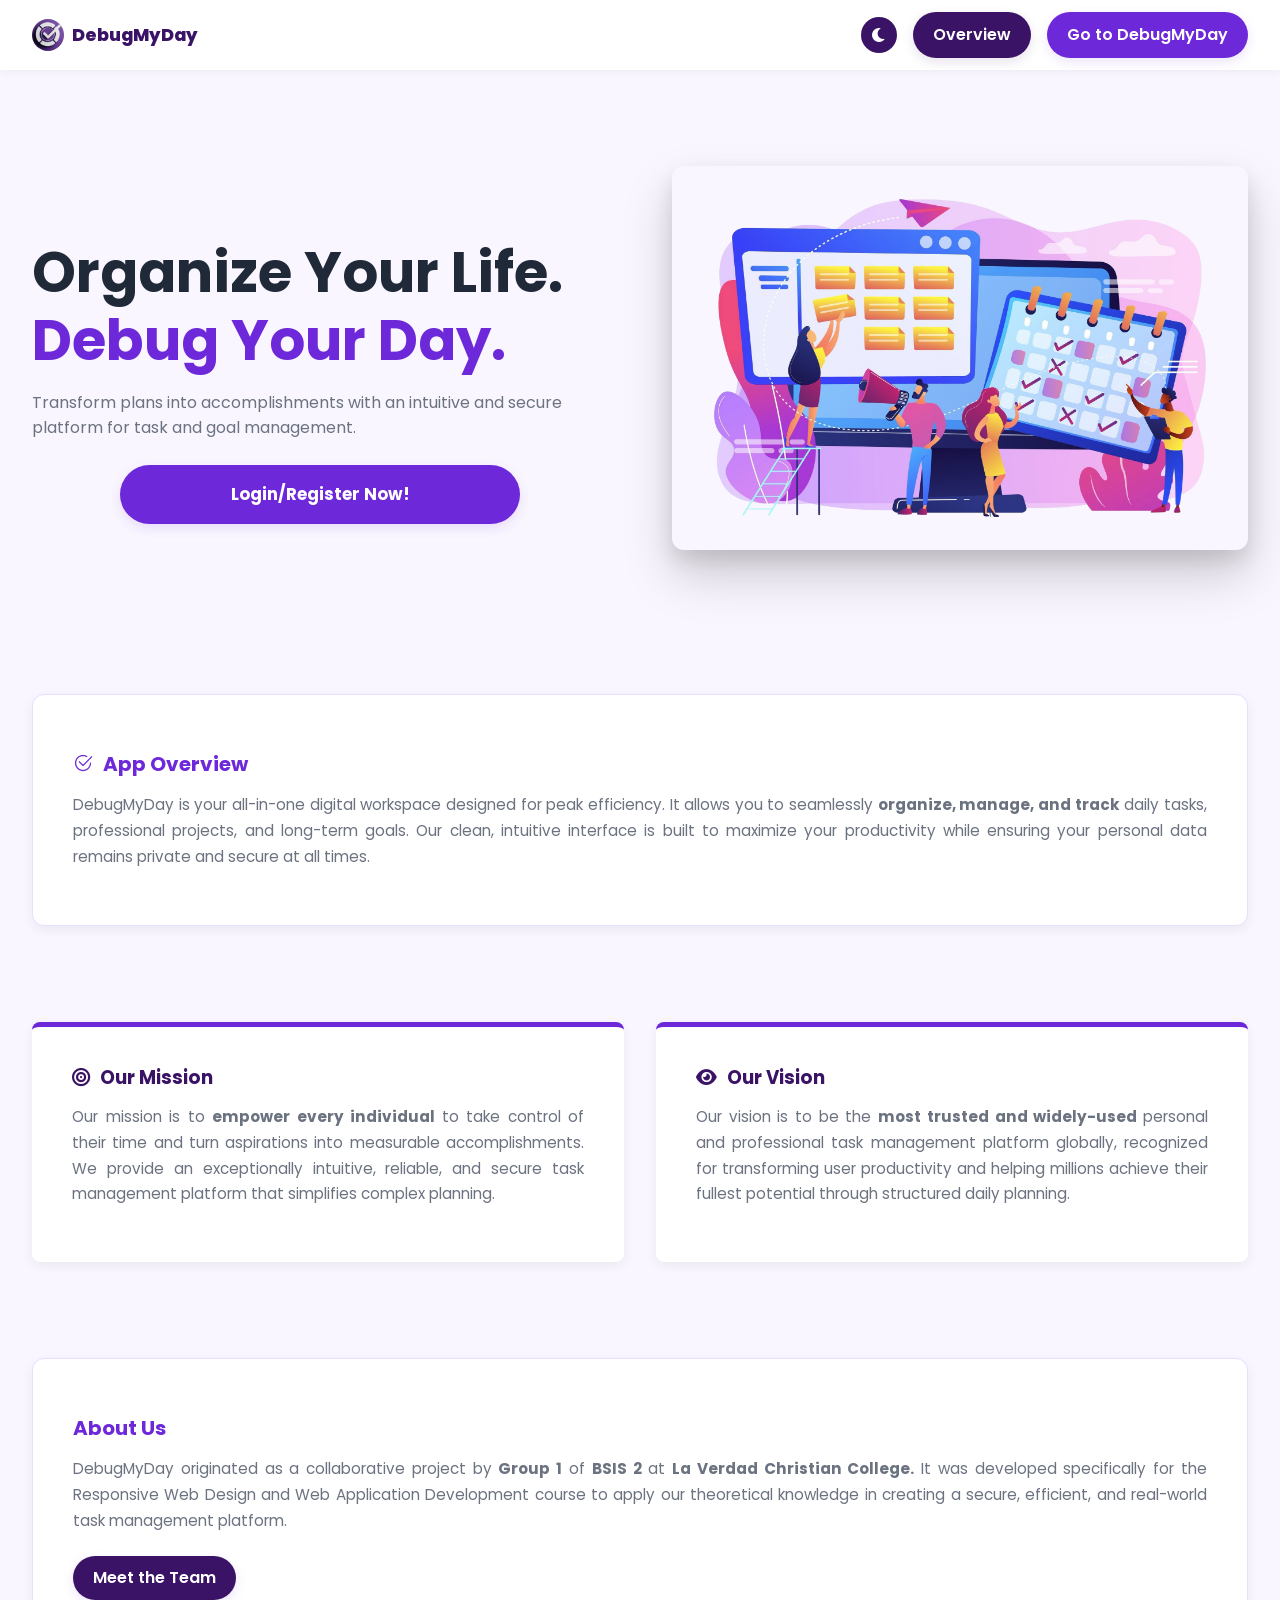
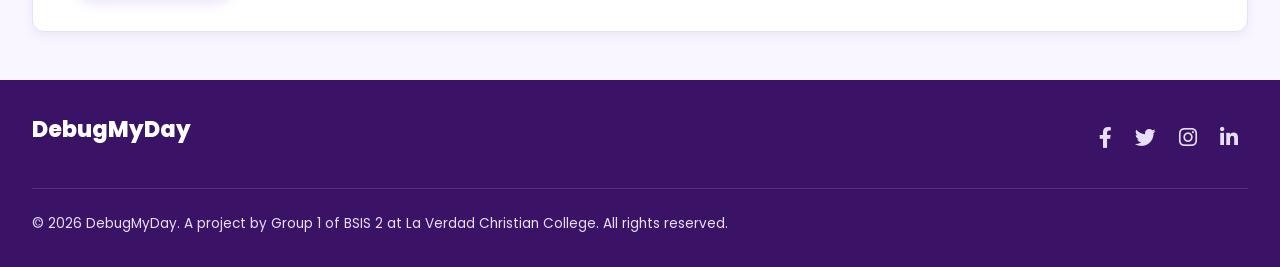
<file: index.html>
<!DOCTYPE html>
<html lang="en">
<head>
    <meta charset="UTF-8" />
    <meta name="viewport" content="width=device-width, initial-scale=1.0"/>
    <title>DebugMyDay - Task & Goal Management</title>

    <link href="https://fonts.googleapis.com/css2?family=Poppins:wght@300;400;500;600;700;800&display=swap" rel="stylesheet">
    <link rel="stylesheet" href="https://cdnjs.cloudflare.com/ajax/libs/font-awesome/6.0.0-beta3/css/all.min.css">
    <link rel="stylesheet" href="https://cdn.jsdelivr.net/npm/bootstrap-icons@1.11.3/font/bootstrap-icons.min.css">
    
    <link rel="stylesheet" href="hero.css">
</head>
<body id="top" data-theme="light">
    <header>
        <div class="container navbar">
                <div class="logo">
                    <img src="logo-dmd.jpg" alt="DebugMyDay logo" class="logo-img" />
                    <span class="logo-text">DebugMyDay</span>
                </div>
           

            <button class="mobile-nav-toggle" aria-controls="mobile-menu" aria-expanded="false" aria-label="Toggle navigation">
                <i class="fas fa-bars"></i>
            </button>

            <nav id="mobile-menu" class="nav-actions" role="navigation">
                
                <button id="dark-mode-toggle" class="nav-dark-mode-toggle" aria-label="Toggle dark mode">
                    <i class="fas fa-moon"></i> <span class="desktop-hidden">Dark Mode</span>
                </button>

                <a id="scroll-to-overview-btn" href="#overview" class="btn btn-secondary btn-nav">Overview</a>
                
                <a id="cta-go-to-app-mobile" href="#" class="btn btn-nav">Go to DebugMyDay</a>
            </nav>
        </div>
    </header>

    <main>
        <section class="hero-section">
            <div class="container">
                <div class="hero-content-wrapper">
                    <div class="hero-text">
                        <h1>
                            Organize Your Life. <span class="hero-accent">Debug Your Day.</span>
                        </h1>
                        <p class="subtitle">
                            Transform plans into accomplishments with an intuitive and secure platform for task and goal management.
                        </p>
                        <div class="cta-group">
                            <a id="cta-free-trial" class="btn btn-large" href="signin.html">Login/Register Now!</a>
                        </div>
                    </div>
                    <div class="hero-visual">
                        <img class="image"
                             src="hero-pic.png" 
                             alt="DebugMyDay application interface sample" />
                    </div>
                </div>
            </div>
        </section>
        <section id="overview" class="content-section">
            <div class="container">
                <div class="section-box">
                    <h2><i class="bi bi-check2-circle"></i> App Overview</h2>
                    <p class="content-paragraph">
                        DebugMyDay is your all-in-one digital workspace designed for peak efficiency. It allows you to seamlessly <b>organize, manage, and track</b> daily tasks, professional projects, and long-term goals. Our clean, intuitive interface is built to maximize your productivity while ensuring your personal data remains private and secure at all times.
                    </p>
                </div>
            </div>
        </section>
        <section id="mission-vision" class="content-section">
            <div class="container card-grid">
                <article class="card">
                    <h2><i class="fas fa-bullseye"></i> Our Mission</h2>
                    <p class="content-paragraph">
                        Our mission is to <b> empower every individual </b> to take control of their time and turn aspirations into measurable accomplishments. We provide an exceptionally intuitive, reliable, and secure task management platform that simplifies complex planning.
                    </p>
                </article>

                <article class="card">
                    <h2><i class="fas fa-eye"></i> Our Vision</h2>
                    <p class="content-paragraph">
                        Our vision is to be the <b>most trusted and widely-used </b>personal and professional task management platform globally, recognized for transforming user productivity and helping millions achieve their fullest potential through structured daily planning.
                    </p>
                </article>
            </div>
        </section>
        <section id="about" class="content-section">
            <div class="container">
                <div class="section-box about-box">
                    <h2>About Us</h2>
                    <p class="content-paragraph">
                       DebugMyDay originated as a collaborative project by <b>Group 1</b> of <b>BSIS 2</b> at <b>La Verdad Christian College.</b>  It was developed specifically for the Responsive Web Design and Web Application Development course to apply our theoretical knowledge in creating a secure, efficient, and real-world task management platform.
                    </p>
                    <div class="cta-about">
                        <a id="cta-meet-team" class="btn btn-secondary" href="src/Authentication/About/about.php">Meet the Team</a>
                    </div>
                </div>
            </div>
        </section>
        </main>

    <footer>
        <div class="container">
            <div class="footer-content">
                <div class="footer-logo">DebugMyDay</div>
                <div class="social-links" aria-label="Social media links">
                    <a href="#" aria-label="Facebook"><i class="fab fa-facebook-f"></i></a>
                    <a href="#" aria-label="Twitter"><i class="fab fa-twitter"></i></a>
                    <a href="#" aria-label="Instagram"><i class="fab fa-instagram"></i></a>
                    <a href="#" aria-label="LinkedIn"><i class="fab fa-linkedin-in"></i></a>
                </div>
            </div>

            <div class="copyright">
                &copy; <span id="current-year"></span> DebugMyDay. A project by Group 1 of BSIS 2 at La Verdad Christian College. All rights reserved.
            </div>
        </div>
    </footer>

    <script src="hero.js"></script>
</body>
</html>
</file>
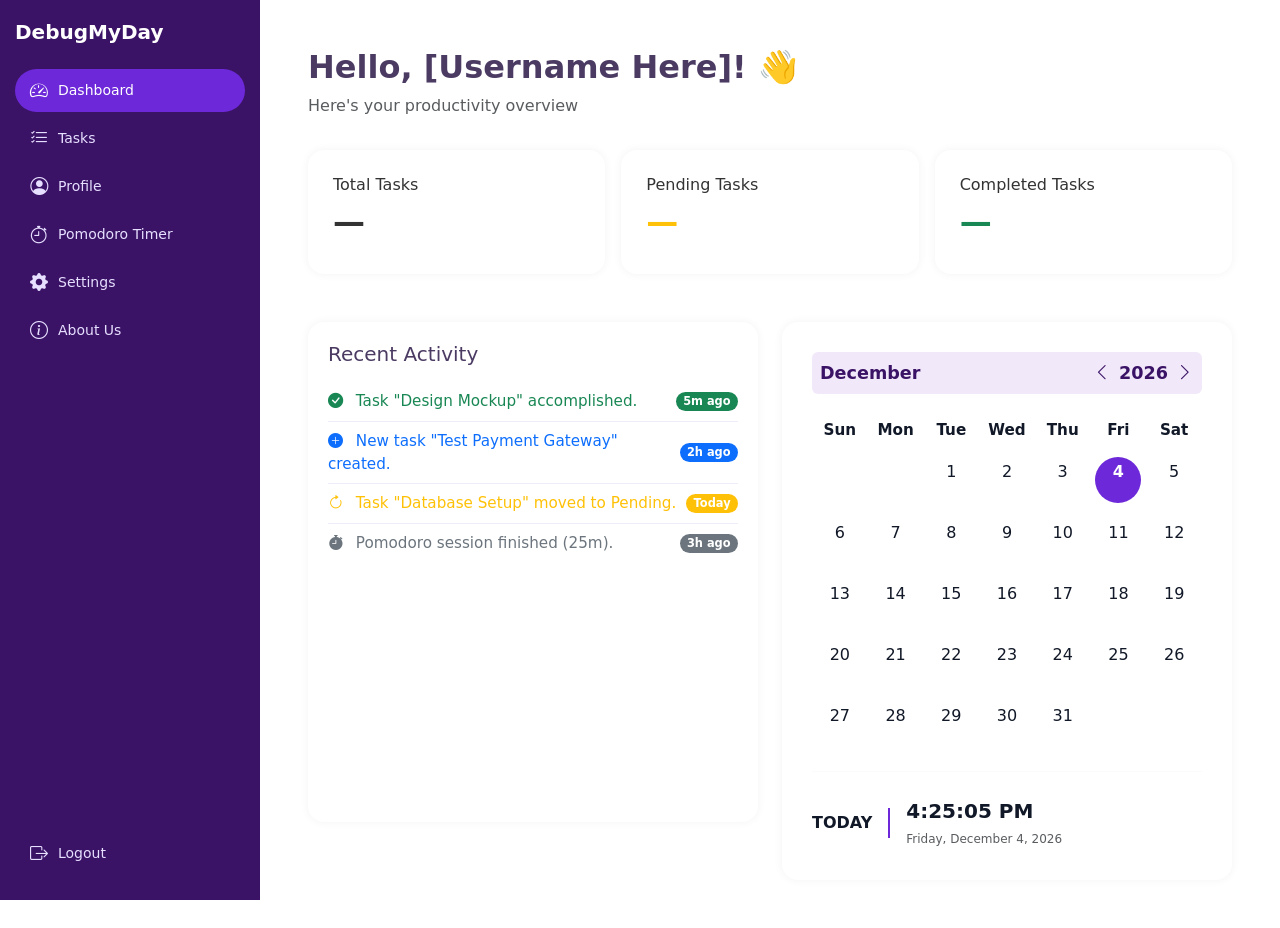
<file: dashboard.html>
<!DOCTYPE html>
<html lang="en">
<head>
  <meta charset="UTF-8">
  <meta name="viewport" content="width=device-width, initial-scale=1.0">
  <title>Dashboard</title>
  
  <link rel="stylesheet" href="dashboard.css">
  <link href="https://cdn.jsdelivr.net/npm/bootstrap@5.3.2/dist/css/bootstrap.min.css" rel="stylesheet" />

  <link rel="stylesheet" href="https://cdn.jsdelivr.net/npm/bootstrap-icons@1.11.1/font/bootstrap-icons.css">
  <link href="https://fonts.googleapis.com/css2?family=Poppins:wght@300;400;500;600;700&display=swap" rel="stylesheet">
  <link rel="stylesheet" href="https://cdnjs.cloudflare.com/ajax/libs/font-awesome/6.5.1/css/all.min.css">
</head>
<body>

  <div class="sidebar" id="app-nav">
    <div class="nav-header d-flex justify-content-between align-items-center">
        <h5 class="app-title">DebugMyDay</h5>
        <button id="menu-toggle" class="btn btn-sm text-white d-block d-md-none" type="button">
            <i class="bi bi-list fs-4"></i>
        </button>
    </div>

    <nav>
      <a class="menu-item active" href="dashboard.html">
          <i class="bi bi-speedometer2"></i> <span class="menu-text">Dashboard</span>
      </a>

      <a class="menu-item" href="tasks.html">
          <i class="bi bi-list-check"></i> <span class="menu-text">Tasks</span>
      </a>

      <a class="menu-item" href="profile.html"><i class="bi bi-person-circle"></i> <span class="menu-text">Profile</span></a>
      <a class="menu-item" href="pomodoro.html"><i class="bi bi-stopwatch"></i> <span class="menu-text">Pomodoro Timer</span></a>
      <a class="menu-item" href="settings.html"><i class="bi bi-gear-fill"></i> <span class="menu-text">Settings</span></a>
      <a class="menu-item" href="aboutus.html"><i class="bi bi-info-circle"></i> <span class="menu-text">About Us</span></a>
    </nav>
    
    <a class="menu-item" href="#"><i class="bi bi-box-arrow-right"></i> <span class="menu-text">Logout</span></a>
</div>

  <div class="app-content p-4 p-md-5">
    <h2 class="fw-semibold">Hello, [Username Here]! 👋</h2>
    <p class="text-muted">Here's your productivity overview</p>

    <div class="row mt-3 g-3">
      <div class="col-md-4">
        <div class="card-metric">
          <h6>Total Tasks</h6>
          <h2 class="fw-bold">—</h2>
        </div>
      </div>

      <div class="col-md-4">
        <div class="card-metric">
          <h6>Pending Tasks</h6>
          <h2 class="fw-bold text-warning">—</h2>
        </div>
      </div>

      <div class="col-md-4">
        <div class="card-metric">
          <h6>Completed Tasks</h6>
          <h2 class="fw-bold text-success">—</h2>
        </div>
      </div>
    </div>

    <div class="row mt-4 g-4">
      
      <div class="col-lg-6">
        <div class="activity-box card-box">
          <h5 class="mb-3">Recent Activity</h5>
          <ul class="list-group">
            <li class="list-group-item d-flex justify-content-between align-items-center">
                <span class="text-success"><i class="bi bi-check-circle-fill me-2"></i> Task "Design Mockup" accomplished.</span>
                <span class="badge bg-success rounded-pill">5m ago</span>
            </li>
            <li class="list-group-item d-flex justify-content-between align-items-center">
                <span class="text-primary"><i class="bi bi-plus-circle-fill me-2"></i> New task "Test Payment Gateway" created.</span>
                <span class="badge bg-primary rounded-pill">2h ago</span>
            </li>
            <li class="list-group-item d-flex justify-content-between align-items-center">
                <span class="text-warning"><i class="bi bi-arrow-clockwise me-2"></i> Task "Database Setup" moved to Pending.</span>
                <span class="badge bg-warning rounded-pill">Today</span>
            </li>
            <li class="list-group-item d-flex justify-content-between align-items-center">
                <span class="text-secondary"><i class="bi bi-stopwatch-fill me-2"></i> Pomodoro session finished (25m).</span>
                <span class="badge bg-secondary rounded-pill">3h ago</span>
            </li>
          </ul>
        </div>
      </div>
      <div class="col-lg-6">
        <div class="card-box minimalist-calendar-container">
          
          <div class="calendar-header d-flex justify-content-between align-items-center mb-4 p-2 rounded-2">
            <div class="date-display fw-bold" id="current-month">Month</div>
            <div class="navigation d-flex align-items-center">
              <i class="bi bi-chevron-left me-2"></i>
              <span class="fw-bold me-2" id="current-year">Year</span>
              <i class="bi bi-chevron-right"></i>
            </div>
          </div>
          
          <div class="calendar-grid" id="calendar-grid">
            <div class="day-label">Sun</div>
            <div class="day-label">Mon</div>
            <div class="day-label">Tue</div>
            <div class="day-label">Wed</div>
            <div class="day-label">Thu</div>
            <div class="day-label">Fri</div>
            <div class="day-label">Sat</div>
            
            </div>
          
          <hr class="calendar-divider my-4">
          
          <div class="time-footer d-flex align-items-center">
            <div class="time-label fw-bold me-3">TODAY</div>
            <div class="time-separator me-3"></div>
            <div class="time-details">
              <div class="current-time fw-bold" id="current-time">Time</div>
              <small class="text-muted" id="current-full-date">Full Date</small>
            </div>
          </div>
          
        </div>
      </div>
      </div>
  </div>
  
  <script src="https://cdn.jsdelivr.net/npm/bootstrap@5.3.2/dist/js/bootstrap.bundle.min.js"></script>
  
  <script src="about.js"></script> 
  <script src="dashboard.js"></script> 

</body>
</html>
</file>
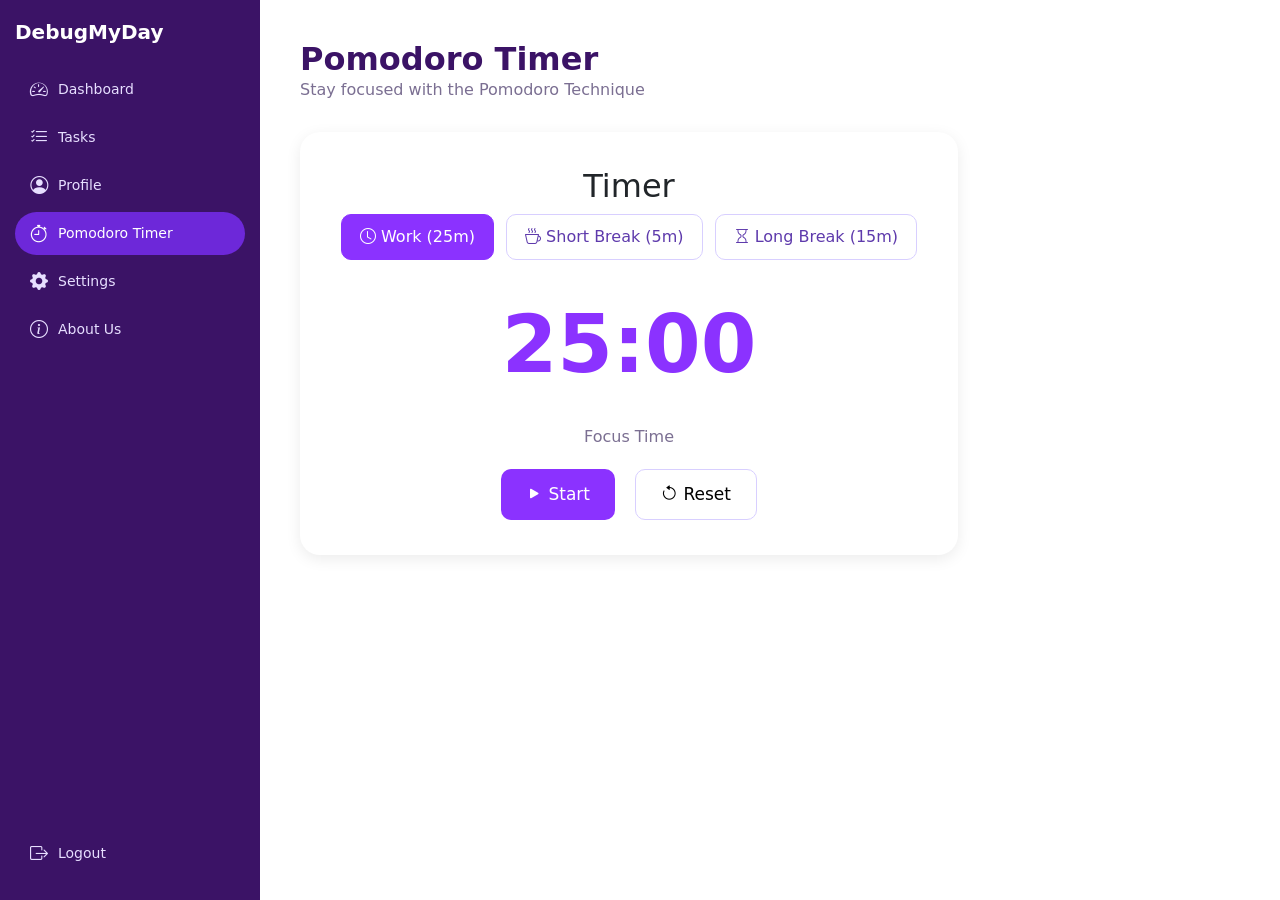
<file: pomodoro.html>
<!DOCTYPE html>
<html lang="en">
<head>
  <meta charset="UTF-8">
  <meta name="viewport" content="width=device-width, initial-scale=1.0">
  <title>Pomodoro Timer</title>
  <link rel="stylesheet" href="pomodoro.css">

  <!-- Bootstrap CSS -->
  <link href="https://cdn.jsdelivr.net/npm/bootstrap@5.3.2/dist/css/bootstrap.min.css" rel="stylesheet" />

  <!-- Bootstrap Icons -->
  <link rel="stylesheet" href="https://cdn.jsdelivr.net/npm/bootstrap-icons@1.11.1/font/bootstrap-icons.css">

  <!-- Google Font -->
  <link href="https://fonts.googleapis.com/css2?family=Poppins:wght@300;400;500;600;700&display=swap" rel="stylesheet">

  <!-- Icons -->
  <link rel="stylesheet" href="https://cdn.jsdelivr.net/npm/bootstrap-icons@1.11.1/font/bootstrap-icons.css">
</head>
<body>

  <!-- SIDEBAR -->
<div class="sidebar">
    <h5 class="fw-bold mb-4">DebugMyDay</h5>

    <a class="menu-item" href="dashboard.html">
        <i class="bi bi-speedometer2"></i> Dashboard
    </a>

    <a class="menu-item" href="tasks.html">
        <i class="bi bi-list-check"></i> Tasks
    </a>

    <a class="menu-item" href="profile.html"><i class="bi bi-person-circle"></i> Profile</a>
    <a class="menu-item active" href="pomodoro.html"><i class="bi bi-stopwatch"></i> Pomodoro Timer</a>
    <a class="menu-item" href="settings.html"><i class="bi bi-gear-fill"></i> Settings</a>
    <a class="menu-item" href="aboutus.html"><i class="bi bi-info-circle"></i> About Us</a>

    <a class="menu-item" href="#"><i class="bi bi-box-arrow-right"></i> Logout</a>
</div>
<div class="main">
    <h1 class="page-title">Pomodoro Timer</h1>
    <p class="subtitle">Stay focused with the Pomodoro Technique</p>

    <div class="pomo-card">
        <h2>Timer</h2>

        <!-- Modes -->
        <div class="pomo-modes">
            <button class="mode-btn active" onclick="setMode('work', 25)">
                <i class="bi bi-clock"></i> Work (25m)
            </button>
            <button class="mode-btn" onclick="setMode('short', 5)">
                <i class="bi bi-cup-hot"></i> Short Break (5m)
            </button>
            <button class="mode-btn" onclick="setMode('long', 15)">
                <i class="bi bi-hourglass"></i> Long Break (15m)
            </button>
        </div>

        <!-- Timer Display -->
        <div class="timer-display" id="timeDisplay">25:00</div>

        <p class="focus-label" id="sessionLabel">Focus Time</p>

        <!-- Buttons -->
        <div class="pomo-controls">
            <button class="start-btn" id="startBtn">
                <i class="bi bi-play-fill"></i> Start
            </button>
            <button class="reset-btn" id="resetBtn">
                <i class="bi bi-arrow-counterclockwise"></i> Reset
            </button>
        </div>
    </div>

    <!-- Background music -->
    <audio id="bgMusic" loop>
        <source src="https://files.catbox.moe/9k89ye.mp3" type="audio/mp3">
    </audio>

    <!-- Alarm sound -->
    <audio id="alarmSound">
        <source src="https://files.catbox.moe/ojr5ha.mp3" type="audio/mp3">
    </audio>
</div>
<script src="pomodoro.js"></script>
</body>
</html>
</file>
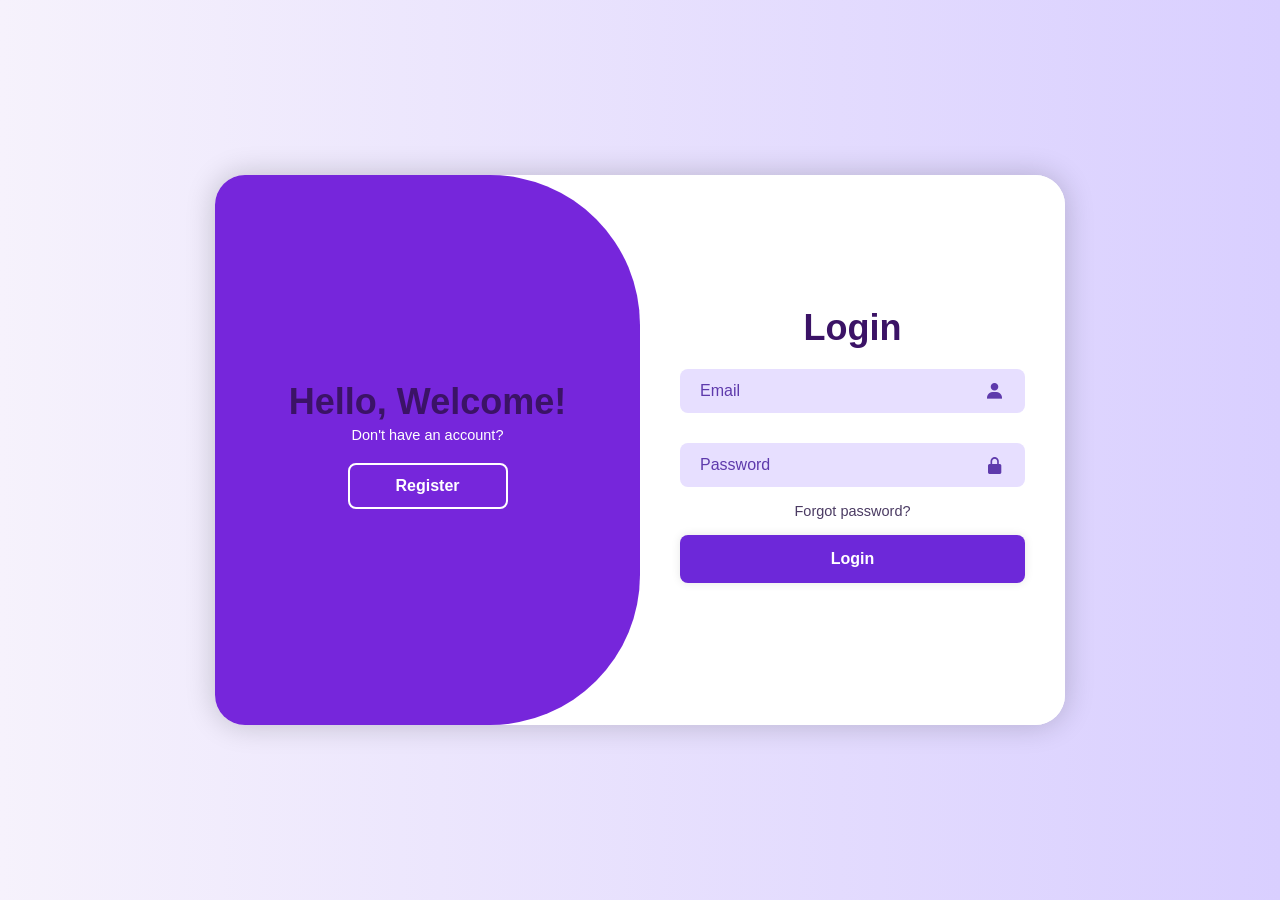
<file: signin.html>
<!DOCTYPE html>
<html lang="en">

<head>
    <meta charset="UTF-8">
    <meta http-equiv="X-UA-Compatible" content="IE=edge">
    <meta name="viewport" content="width=device-width, initial-scale=1.0">
    <title>DebugMyDay — Login / Registration</title>
    <link href='https://unpkg.com/boxicons@2.1.4/css/boxicons.min.css' rel='stylesheet'>
    <link rel="stylesheet" href="style.css">
</head>

<body>

    <div class="container">
        <div class="form-box login">
            <form id="loginForm" action="src/Authentication/login.php" method="POST">
                <h1>Login</h1>
                <div class="input-box">
                    <input id="login-email" name="email" type="email" placeholder="Email" required>
                    <i class='bx bxs-user'></i>
                </div>
                <div class="input-box">
                    <input id="login-password" name="password" type="password" placeholder="Password" required>
                    <i class='bx bxs-lock-alt'></i>
                </div>
                <div class="forgot-link">
                    <a href="#">Forgot password?</a>
                </div>
                <button id="loginBtn" type="submit" class="btn">Login</button>
                <!--<p class="form-note">or login with social platforms</p>
                <div class="social-icons">
                    <a href="https://accounts.google.com/" target="_blank">
                        <i class='bx bxl-google'></i>
                    </a>
                    <a href="https://www.facebook.com/login.php" target="_blank">
                        <i class='bx bxl-facebook'></i>
                    </a>
                    <a href="https://github.com/login" target="_blank">
                        <i class='bx bxl-github'></i>
                    </a>
                    <a href="https://www.linkedin.com/login" target="_blank">
                        <i class='bx bxl-linkedin'></i>
                    </a>
                </div>-->
            </form>
        </div>

        <div class="form-box register">
            <form id="registerForm" action="src/Authentication/register.php" method="POST">
                <h1>Registration</h1>
                <div class="input-box">
                    <input id="reg-name" name="name" type="text" placeholder="Username" required>
                    <i class='bx bxs-user'></i>
                </div>
                <div class="input-box">
                    <input id="reg-email" name="email" type="email" placeholder="Email" required>
                    <i class='bx bxs-envelope'></i>
                </div>
                <div class="input-box">
                    <input id="reg-password" name="password" type="password" placeholder="Password" required>
                    <i class='bx bxs-lock-alt'></i>
                </div>
                <button id="regBtn" type="submit" class="btn">Register</button>
                <p class="form-note">or register with social platforms</p>
                <div class="social-icons">
                    <a href="https://accounts.google.com/" target="_blank">
                        <i class='bx bxl-google'></i>
                    </a>
                    <a href="https://www.facebook.com/login.php" target="_blank">
                        <i class='bx bxl-facebook'></i>
                    </a>
                    <a href="https://github.com/login" target="_blank">
                        <i class='bx bxl-github'></i>
                    </a>
                    <a href="https://www.linkedin.com/login" target="_blank">
                        <i class='bx bxl-linkedin'></i>
                    </a>
                </div>
            </form>
        </div>

        <div class="toggle-box">
            <div class="toggle-panel toggle-left">
                <h1>Hello, Welcome!</h1>
                <p>Don't have an account?</p>
                <button class="btn register-btn">Register</button>
            </div>
            <div class="toggle-panel toggle-right">
                <h1>Welcome Back!</h1>
                <p>Already have an account?</p>
                <button class="btn login-btn">Login</button>
            </div>
        </div>
    </div>

    <script src="script.js"></script>
    <script>
        // Display error or success message if present in URL
        const urlParams = new URLSearchParams(window.location.search);
        const error = urlParams.get('error');
        const success = urlParams.get('success');

        if (error) {
            const loginForm = document.getElementById('loginForm');
            const errorDiv = document.createElement('p');
            errorDiv.style.color = 'red';
            errorDiv.style.margin = '0 0 32px 0';
            errorDiv.className = 'form-error';
            errorDiv.textContent = error;

            // Insert error right below the password field for clearer context
            const pwdInput = document.getElementById('login-password');
            if (pwdInput && pwdInput.parentElement) {
                const pwdWrapper = pwdInput.parentElement; // .input-box
                pwdWrapper.parentNode.insertBefore(errorDiv, pwdWrapper.nextSibling);
            } else {
                // fallback: insert near the top of the form
                loginForm.insertBefore(errorDiv, loginForm.firstChild.nextSibling);
            }

            // Remove error from URL without reloading
            window.history.replaceState({}, document.title, window.location.pathname);
        }

        if (success) {
            const loginForm = document.getElementById('loginForm');
            const successDiv = document.createElement('p');
            successDiv.style.color = 'green';
            successDiv.style.margin = '8px 0 12px';
            successDiv.className = 'form-success';
            successDiv.textContent = success;

            const pwdInput = document.getElementById('login-password');
            if (pwdInput && pwdInput.parentElement) {
                const pwdWrapper = pwdInput.parentElement;
                pwdWrapper.parentNode.insertBefore(successDiv, pwdWrapper.nextSibling);
            } else {
                loginForm.insertBefore(successDiv, loginForm.firstChild.nextSibling);
            }

            // Remove success from URL without reloading
            window.history.replaceState({}, document.title, window.location.pathname);
        }
    </script>
</body>

</html>
</file>
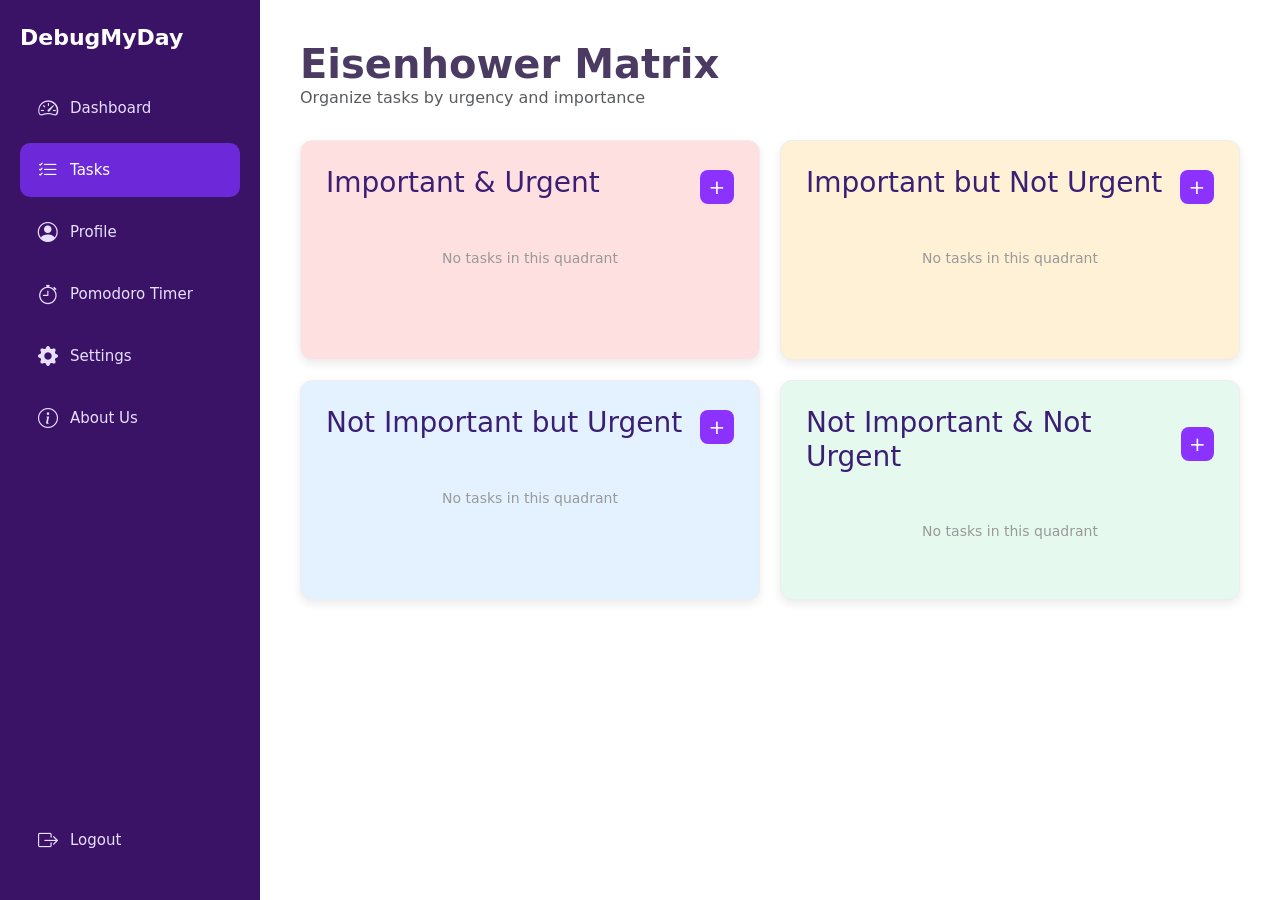
<file: tasks.html>
<!DOCTYPE html>
<html lang="en">

<head>
  <meta charset="UTF-8">
  <meta name="viewport" content="width=device-width, initial-scale=1.0">
  <title>Tasks – Eisenhower Matrix</title>
  <link rel="stylesheet" href="tasks.css">

  <!-- Bootstrap CSS -->
  <link href="https://cdn.jsdelivr.net/npm/bootstrap@5.3.2/dist/css/bootstrap.min.css" rel="stylesheet" />

  <!-- Bootstrap Icons -->
  <link rel="stylesheet" href="https://cdn.jsdelivr.net/npm/bootstrap-icons@1.11.1/font/bootstrap-icons.css">

  <!-- Google Font -->
  <link href="https://fonts.googleapis.com/css2?family=Poppins:wght@300;400;500;600;700&display=swap" rel="stylesheet">
</head>

<body>

  <div class="layout">

    <!-- SIDEBAR -->
    <div class="sidebar">
      <h5>DebugMyDay</h5>

      <a class="menu-item" href="dashboard.html">
        <i class="bi bi-speedometer2"></i> Dashboard
      </a>

      <a class="menu-item active" href="tasks.html">
        <i class="bi bi-list-check"></i> Tasks
      </a>

      <a class="menu-item" href="profile.html"><i class="bi bi-person-circle"></i> Profile</a>
      <a class="menu-item" href="pomodoro.html"><i class="bi bi-stopwatch"></i> Pomodoro Timer</a>
      <a class="menu-item" href="settings.html"><i class="bi bi-gear-fill"></i> Settings</a>
      <a class="menu-item" href="aboutus.html"><i class="bi bi-info-circle"></i> About Us</a>

      <a class="menu-item" href="#"><i class="bi bi-box-arrow-right"></i> Logout</a>
    </div>


    <!-- MAIN CONTENT -->
    <main class="main">
      <h1 class="fw-semibold">Eisenhower Matrix</h1>
      <p class="subtitle text-muted">Organize tasks by urgency and importance</p>

      <div class="matrix">

        <!-- IMPORTANT & URGENT -->
        <div class="quad quad-red">
          <div class="quad-header">
            <h3>Important & Urgent</h3>
            <button class="add-btn" onclick="openModal('urgent-important')">+</button>
          </div>
          <div class="task-list" id="urgent-important">
            <p class="no-tasks">No tasks in this quadrant</p>
          </div>
        </div>

        <!-- IMPORTANT BUT NOT URGENT -->
        <div class="quad quad-yellow">
          <div class="quad-header">
            <h3>Important but Not Urgent</h3>
            <button class="add-btn" onclick="openModal('important')">+</button>
          </div>
          <div class="task-list" id="important">
            <p class="no-tasks">No tasks in this quadrant</p>
          </div>
        </div>

        <!-- NOT IMPORTANT BUT URGENT -->
        <div class="quad quad-blue">
          <div class="quad-header">
            <h3>Not Important but Urgent</h3>
            <button class="add-btn" onclick="openModal('urgent')">+</button>
          </div>
          <div class="task-list" id="urgent">
            <p class="no-tasks">No tasks in this quadrant</p>
          </div>
        </div>

        <!-- NOT IMPORTANT & NOT URGENT -->
        <div class="quad quad-green">
          <div class="quad-header">
            <h3>Not Important & Not Urgent</h3>
            <button class="add-btn" onclick="openModal('others')">+</button>
          </div>
          <div class="task-list" id="others">
            <p class="no-tasks">No tasks in this quadrant</p>
          </div>
        </div>

      </div>
    </main>
  </div>

  <!-- ADD TASK MODAL -->
  <div id="modal" class="modal">
    <div class="modal-content">
      <div class="modal-header">
        <h2 id="modal-title">Add New Task</h2>
        <button class="close-btn" onclick="closeModal()">×</button>
      </div>
      <p class="modal-subtitle" id="modal-subtitle">Create a new task in the Eisenhower Matrix</p>

      <form onsubmit="saveTask(event)">
        <div class="form-group">
          <label for="task-title">Task Title <span class="required">*</span></label>
          <input type="text" id="task-title" placeholder="Enter task title" required>
        </div>

        <div class="form-group">
          <label for="task-description">Description</label>
          <textarea id="task-description" placeholder="Enter task description" rows="3"></textarea>
        </div>

        <div class="form-group">
          <label for="task-subject">Subject</label>
          <input type="text" id="task-subject" placeholder="e.g., Work, Personal, Health">
        </div>

        <div class="form-group">
          <label for="task-quadrant">Quadrant <span class="required">*</span></label>
          <div class="dropdown-wrapper">
            <button type="button" class="dropdown-btn" id="quadrant-btn" onclick="toggleDropdown()">
              <span id="selected-quadrant">Important & Urgent</span>
              <i class="bi bi-chevron-down"></i>
            </button>
            <div class="dropdown-menu" id="dropdown-menu">
              <div class="dropdown-item active"
                onclick="selectQuadrant('urgent-important', 'Important & Urgent', this)">
                <i class="bi bi-check-lg"></i>
                <span>Important & Urgent</span>
              </div>
              <div class="dropdown-item" onclick="selectQuadrant('important', 'Important but Not Urgent', this)">
                <i class="bi bi-check-lg"></i>
                <span>Important but Not Urgent</span>
              </div>
              <div class="dropdown-item" onclick="selectQuadrant('urgent', 'Not Important but Urgent', this)">
                <i class="bi bi-check-lg"></i>
                <span>Not Important but Urgent</span>
              </div>
              <div class="dropdown-item" onclick="selectQuadrant('others', 'Not Important & Not Urgent', this)">
                <i class="bi bi-check-lg"></i>
                <span>Not Important & Not Urgent</span>
              </div>
            </div>
          </div>
        </div>

        <div class="modal-actions">
          <button type="button" onclick="closeModal()" class="cancel-btn">Cancel</button>
          <button type="submit" class="save-btn" id="submit-btn">Add Task</button>
        </div>
      </form>
    </div>
  </div>

  <!-- SUCCESS NOTIFICATION -->
  <div id="notification" class="notification">
    <i class="bi bi-check-circle-fill"></i>
    <span id="notification-text">Task added successfully</span>
  </div>

  <script src="tasks.js"></script>
</body>

</html>
</file>
<file: hero.css>
:root {
    --color-primary: #6d28d9;
    --color-secondary: #3b1366;
    --color-accent: #f1e9fa;
    --color-background-light: #f9f6ff;
    --color-background-tint: #e7dfff;
    --color-text-dark: #1f2937;
    --color-text-gray: #6b7280;
    --max-width: 1280px;
    --card-shadow: 0 4px 12px rgba(0,0,0,0.06);
}

body[data-theme="dark"] {
    --color-primary: #a78bfa;
    --color-secondary: #c4b5fd;
    --color-accent: #374151;
    --color-background-light: #1f2937;
    --color-background-tint: #374151;
    --color-text-dark: #f3f4f6;
    --color-text-gray: #d1d5db;
    --card-shadow: 0 4px 12px rgba(0,0,0,0.4);
    background-color: var(--color-background-light); 
    color: var(--color-text-dark);
}

/* Dark Mode Component Styles */
body[data-theme="dark"] .section-box,
body[data-theme="dark"] .card,
body[data-theme="dark"] .modal-content {
    background: var(--color-background-tint);
    border: 1px solid var(--color-background-light);
}
body[data-theme="dark"] header {
    background: #111827;
    box-shadow: 0 2px 8px rgba(0,0,0,0.5);
}

body[data-theme="dark"] .navbar .nav-link {
    background-color: transparent; 
    color: var(--color-text-dark);
}

body[data-theme="dark"] .nav-link:hover {
    background: var(--color-accent);
}
body[data-theme="dark"] footer {
    background: #111827;
}
body[data-theme="dark"] .btn,
body[data-theme="dark"] .nav-dark-mode-toggle {
    color: var(--color-text-dark);
}
body[data-theme="dark"] .nav-dark-mode-toggle {
    background: var(--color-background-light);
}

/* Mobile Menu Link Visibility */
body[data-theme="dark"] .nav-actions .nav-link {
    background-color: transparent; 
    color: #1f2937;
}

/* Mobile Menu Toggle Contrast */
body[data-theme="dark"] .nav-actions .nav-dark-mode-toggle {
    background-color: var(--color-secondary);
    color: #fff;
}

/* Mobile Nav Toggle button color in Dark Mode Header */
body[data-theme="dark"] .mobile-nav-toggle {
    color: var(--color-text-dark);
}


/* Base Styles */
* { box-sizing: border-box; }
body {
    font-family: 'Poppins', sans-serif;
    color: var(--color-text-dark);
    background-color: var(--color-background-light);
    margin: 0;
    line-height: 1.6;
    -webkit-font-smoothing: antialiased;
    scroll-behavior: smooth; 
    overflow-x: hidden; 
}
body.no-scroll {
    overflow: hidden;
}

.container {
    max-width: var(--max-width);
    margin: 0 auto;
    padding: 0 1.25rem;
}
.content-paragraph { 
    font-size: 0.95rem; 
    color: var(--color-text-gray); 
    line-height: 1.7; 
    text-align: justify; 
}
h1, h2, h3 { line-height: 1.2; font-weight: 700; }
.desktop-hidden { display: block; }

/* --- Header & Nav --- */
header {
    background: #fff;
    position: sticky;
    padding: 0.75rem 0;
    top: 0;
    z-index: 1000;
    box-shadow: 0 2px 8px rgba(0,0,0,0.05);
}
.navbar {
    display: flex;
    justify-content: space-between;
    align-items: center;
}
.logo {
    display: flex;
    align-items: center;
    gap: 0.5rem;
}
.logo-img {
    width: 32px;
    height: 32px;
    border-radius: 50%;
    object-fit: cover;
}
.logo-text {
    font-size: 1.1rem;
    font-weight: 800;
    color: var(--color-secondary);
    text-decoration: none;
}

/* --- Mobile Navigation --- */
.nav-actions {
    position: fixed;
    top: 0;
    right: 0;
    bottom: 0;
    width: 70%;
    max-width: 300px;
    padding: 6rem 1.5rem 1.5rem;
    box-shadow: -4px 0 10px rgba(0,0,0,0.1);
    transform: translateX(100%); 
    transition: transform 0.3s ease-out;
    display: flex;
    flex-direction: column;
    gap: 1.5rem;
    z-index: 999;
    background-color: var(--color-background-light);
}
.nav-actions.is-open {
    transform: translateX(0);
}

.mobile-nav-toggle {
    background: transparent;
    border: none;
    color: var(--color-secondary);
    font-size: 1.5rem;
    cursor: pointer;
    padding: 0.5rem;
    display: block; 
    z-index: 1001;
}

/* --- Dark Mode Toggle inside Mobile Menu --- */
.nav-dark-mode-toggle {
    font-weight: 600;
    display: flex;
    align-items: center;
    justify-content: center;
    gap: 0.75rem;
    padding: 0.65rem 1.25rem;
    border: none;
    border-radius: 9999px;
    background-color: var(--color-secondary); 
    color: white;
    cursor: pointer;
    transition: background 0.2s;
}
.nav-dark-mode-toggle i {
    font-size: 1rem;
}

/* --- Buttons --- */
.btn {
    padding: 0.65rem 1.25rem;
    font-weight: 600;
    background-color: var(--color-primary);
    border: none;
    color: white;
    border-radius: 9999px;
    cursor: pointer;
    transition: transform .18s ease, box-shadow .18s ease;
    box-shadow: 0 4px 12px rgba(109,40,217,0.12);
    text-decoration: none; 
    text-align: center;
}
.btn:hover { 
    transform: translateY(-1px); 
    box-shadow: 0 6px 14px rgba(109,40,217,0.2); 
}
.btn-large { 
    padding: 1rem 2.25rem; 
    font-size: 1.05rem; 
    font-weight: 700; 
    width: 100%; 
    max-width: 300px;
}
.btn-secondary { 
    background-color: var(--color-secondary); 
}
.btn-secondary:hover { 
    box-shadow: 0 6px 14px rgba(59,19,102,0.2); 
}

.btn-nav {
    display: block;
    width: 100%;
    margin-top: 0; 
    padding: 0.8rem 1.25rem;
    font-size: 1rem;
    font-weight: 700;
}

/* --- Hero Section (Mobile) --- */
.hero-section {
    padding: 3rem 0;
}
.hero-content-wrapper {
    display: flex;
    flex-direction: column;
    align-items: center;
    gap: 2rem;
    text-align: center;
}
.hero-section h1 {
    font-size: clamp(2rem, 8vw, 3.5rem);
    margin-bottom: 0.75rem;
}
.hero-accent { 
    color: var(--color-primary); 
}
.hero-section .subtitle {
    font-size: 1rem;
    color: var(--color-text-gray);
    margin-bottom: 1.5rem;
}
.cta-group { 
    display: flex; 
    justify-content: center;
    width: 100%;
}
.hero-visual {
    width: 100%;
    max-width: 400px; 
}
.image {
    width: 100%;
    height: auto;
    display: block;
    border-radius: 8px;
    box-shadow: 0 10px 20px rgba(0,0,0,0.1); 
    border: none; 
    object-fit: contain;
}

/* --- Content Sections (Mobile) --- */
.content-section { 
    padding: 2.5rem 0; 
}
.section-box {
    background: #fff;
    padding: 1.75rem;
    border-radius: 12px;
    box-shadow: var(--card-shadow);
    border: 1px solid var(--color-background-tint);
}
.section-box h2 {
    margin-bottom: 1rem;
    font-size: 1.25rem;
    color: var(--color-primary);
    display: flex;
    align-items: center;
    gap: 0.6rem;
}
.card-grid { 
    display: grid; 
    gap: 1.5rem; 
}
.card {
    padding: 1.5rem; 
    border-radius: 8px; 
    background: white;
    box-shadow: var(--card-shadow); 
    border-top: 5px solid var(--color-primary);
    transition: transform .2s ease, box-shadow .2s ease;
}
.card:hover { 
    transform: translateY(-2px); 
    box-shadow: 0 8px 16px rgba(109,40,217,0.1); 
}
.card h2 { 
    color: var(--color-secondary); 
    font-size: 1.15rem; 
    display:flex; 
    align-items:center; 
    gap:0.6rem; 
    margin-top: 0;
}
.cta-about { 
    margin-top: 2rem; 
    text-align: center; 
}

.cta-section-box {
    margin-top: 2rem; 
    text-align: center; 
}

/* --- Footer --- */
footer { 
    background: var(--color-secondary); 
    color: #fff; 
    padding: 2rem 0; 
}
.footer-content { 
    display:flex; 
    flex-direction:column; 
    align-items:center; 
    text-align:center; 
    border-bottom:1px solid rgba(255,255,255,0.12); 
    padding-bottom:1.5rem; 
    margin-bottom:1.5rem; 
}
.footer-logo { 
    font-weight:800; 
    font-size:1.4rem; 
    margin-bottom:1rem; 
}
.social-links a { 
    color: var(--color-background-tint); 
    margin:0 0.6rem; 
    font-size:1.3rem; 
    transition: color .15s ease;
}
.social-links a:hover { 
    color: #fff; 
}
.copyright { 
    color: var(--color-background-tint); 
    text-align: center;
    font-size: 0.85rem;
}

/* --- Modal --- */
.modal-overlay {
    position: fixed; 
    inset: 0;
    background-color: rgba(0,0,0,0.6);
    display:flex; 
    justify-content:center; 
    align-items:center; 
    z-index:2000;
}
.modal-content {
    background:#fff; 
    padding:1.5rem; 
    border-radius:12px; 
    width: 90%; 
    max-width:400px;
    box-shadow:0 15px 40px rgba(0,0,0,0.3); 
    text-align:center;
    transform: translateY(0);
}
.modal-overlay[aria-hidden="true"] { display: none; }



@media (min-width: 640px) {
    .container { padding: 0 1.5rem; }
    .hero-section { padding: 4rem 0; }
    .card-grid { 
        grid-template-columns: 1fr 1fr; 
        gap: 2rem; 
    }
    .footer-content { 
        flex-direction:row; 
        justify-content:space-between; 
        text-align:left; 
    }
    .copyright { text-align: left; }
    .btn-large { max-width: 400px; }
}


@media (min-width: 992px) {
    .container { padding: 0 2rem; }
    .hero-section { padding: 6rem 0; }
    .hero-content-wrapper { 
        flex-direction: row; 
        text-align:left; 
        gap:4rem; 
    }
    .hero-text { flex:1; }
    .hero-visual { flex:1; max-width:50%; }

    /* Desktop Navigation */
    .mobile-nav-toggle { 
        display: none; 
    }
    .nav-actions {
        position: static; 
        transform: none; 
        padding: 0;
        width: auto;
        max-width: none;
        box-shadow: none;
        flex-direction: row;
        align-items: center;
        gap: 1rem; 
        z-index: auto;
        background-color: transparent;
    }
    
  
    .btn-nav {
        display: inline-block; 
        width: auto;
        margin-top: 0;
        padding: 0.4rem 0.6rem; 
        font-weight: 600;
        font-size: initial;
        background-color: transparent;
        color: var(--color-text-dark);
        border-radius: 9999px;
        box-shadow: none;
        transition: background .2s ease; 
    }
    
   
    #cta-go-to-app-mobile { 
        background-color: var(--color-primary);
        color: white; 
        padding: 0.65rem 1.25rem; 
        border-radius: 9999px;
        box-shadow: 0 4px 12px rgba(109,40,217,0.12);
        transition: transform .18s ease, box-shadow .18s ease; 
    }
    
   
    #scroll-to-overview-btn {
        background-color: var(--color-secondary);
        color: white; 
        padding: 0.65rem 1.25rem; 
        border-radius: 9999px;
        box-shadow: 0 4px 12px rgba(59,19,102,0.12); 
        font-weight: 600;
        transition: transform .18s ease, box-shadow .18s ease, background .18s ease;
    }
    #scroll-to-overview-btn:hover {
        transform: translateY(-1px); 
        box-shadow: 0 6px 14px rgba(59,19,102,0.2); 
        background-color: var(--color-secondary); 
    }
    

    .btn-nav:hover {
        transform: none;
        box-shadow: none;
        background: var(--color-accent);
    }
    
    
    body[data-theme="dark"] #cta-go-to-app-mobile {
        background-color: var(--color-primary);
        color: #1f2937;
    }
    
    body[data-theme="dark"] #scroll-to-overview-btn {
        background-color: var(--color-secondary);
        color: #1f2937;
        box-shadow: 0 4px 12px rgba(59,19,102,0.2); 
    }
    
    body[data-theme="dark"] #scroll-to-overview-btn:hover {
        background-color: var(--color-secondary);
        transform: translateY(-1px);
    }
    
    
    body[data-theme="dark"] .nav-dark-mode-toggle {
        background: transparent !important;
        color: var(--color-text-dark); 
    }
    
   
    body[data-theme="dark"] .btn-nav {
        color: var(--color-text-dark);
        background: transparent;
    }


    .nav-link {
        border-bottom: none; 
        padding: 0.4rem 0.6rem; 
    }
    .nav-dark-mode-toggle {
        order: -1;
        width: 36px;
        height: 36px;
        padding: 0;
        border-radius: 50%;
    }
    .desktop-hidden { 
        display: none;
    }
    .nav-dark-mode-toggle i {
        font-size: 1rem;
    }
    
    /* Hero Image */
    .image { 
        max-height: 500px; 
        box-shadow: 0 25px 50px rgba(0,0,0,0.18), 0 10px 20px rgba(0,0,0,0.1);
        border-radius: 12px;
    } 

    .section-box, .card { padding: 2.5rem; }
    .content-section { padding: 3rem 0; }
    .about-box { text-align: left; }
    .cta-about { text-align: left; }
    .cta-section-box { text-align: left; }
}
</file>
<file: dashboard.css>
body {
  background: #f6f2fc;
  font-family: 'Poppins', sans-serif;
  color: #111827;
  margin: 0;
}


.sidebar, 
.app-content {
  transition: margin-left .28s ease, width .28s ease, transform .28s ease, filter .28s ease; 
}


.sidebar {
  width: 260px;
  background-color: #3b1366; 
  min-height: 100vh;
  color: #fff;
  position: fixed;
  top: 0;
  left: 0;
  display: flex;
  flex-direction: column;
  padding: 20px 15px;
}

.sidebar h5 {
  font-size: 20px; 
  font-weight: 700;
  margin-bottom: 25px; 
}


.sidebar #menu-toggle {
    display: none;
}
.sidebar .app-title {
    display: block;
}



.menu-item {
  padding: 8px 15px; 
  border-radius: 50px; 
  margin-bottom: 5px;
  display: flex;
  align-items: center;
  gap: 10px; 
  font-size: 14px; 
  font-weight: 500;
  transition: 0.2s ease;
  color: #e7dfff; 
  text-decoration: none;
}

.menu-item i {
  font-size: 18px; 
}

.menu-item.active {
  background-color: #6d28d9; 
  color: #fff;
}


.menu-item:hover {
  background-color: #7626db;
  color: white;
}

.sidebar .menu-item:last-child {
  margin-top: auto;
}

/* MAIN CONTENT */
.app-content {
  margin-left: 260px;
  padding: 40px;
  color: #4b3b63;
  min-height: 100vh;
}

.card-metric {
  padding: 25px;
  border-radius: 16px;
  background: #ffffff; 
  color: #333;
  border: none;
  box-shadow: 0 0 10px rgba(0,0,0,0.05);
}

/*calendar box */
.card-box {
  background: #ffffff; 
  padding: 20px;
  border-radius: 16px;
  box-shadow: 0 0 10px rgba(0,0,0,0.05);
  min-height: 500px; 
}

/* calendar */

.minimalist-calendar-container {
  padding: 30px; 
}

.calendar-header {
  background-color: #f1e9fa; 
  color: #3b1366;
  font-size: 1.1rem;
  padding: 12px 15px !important;
  border-radius: 8px; 
}

.calendar-header .date-display {
    color: #3b1366; 
}
.calendar-header .navigation {
    color: #3b1366;
}

/* Calendar Grid */
.calendar-grid {
  display: grid;
  grid-template-columns: repeat(7, 1fr);
  text-align: center;
  gap: 15px 0; 
  margin-top: 25px;
}

.day-label {
  font-weight: 600; 
  color: #111827; 
  font-size: 0.95rem;
}

.day-number {
  padding: 8px;
  font-weight: 500;
  color: #111827;
  cursor: pointer;
  width: 30px; 
  height: 30px; 
  line-height: 14px; 
  margin: 0 auto; 
  box-sizing: content-box; 
}

.day-number.active-day {
  background-color: #6d28d9; 
  color: white;
  border-radius: 50%;
  font-weight: 600;
}


.blank-day {
    padding: 0;
    width: 30px;
    height: 30px;
    margin: 0 auto;
    cursor: default;
}


/* Time/Today */
.calendar-divider {
    border-color: #f0ebf8; 
}

.time-footer {
  font-size: 1rem;
}

.time-footer .time-label {
  color: #111827;
}

.time-footer .time-separator {
    width: 2px;
    height: 30px;
    background-color: #6d28d9; 
}

.time-footer .current-time {
    font-size: 1.25rem;
    color: #111827;
}
.time-footer small {
    font-size: 0.75rem;
}

/* recent acts */
.card-box .list-group-item {
    border: none;
    border-bottom: 1px solid #f0ebf8; 
    padding-left: 0;
    padding-right: 0;
    font-size: 0.95rem;
}
.card-box .list-group-item:last-child {
    border-bottom: none;
}



@media (max-width: 1100px) {
  .app-content {
    padding: 30px;
    margin-left: 0;
  }
}


@media (max-width: 768px) {
    /* Mini-Sidebar State */
    .sidebar { 
        width: 70px; 
        padding: 16px 0; 
    }
    .sidebar .nav-header { 
        justify-content: center !important;
        padding-bottom: 24px;
    }
    .sidebar #menu-toggle { 
        display: block !important; 
    }
    .sidebar .app-title { 
        display: none;
    }
    
    /* Collapsed menu item */
    .menu-item { 
        justify-content: center;
        padding: 12px 0;
    }
    .menu-item .menu-text { 
        display: none; 
    }

    
    /* Expanded Sidebar State  */
    .sidebar.nav-open { 
        width: 260px; 
        padding: 24px 16px; 
        z-index: 1050; 
    }
    .sidebar.nav-open .nav-header { 
        justify-content: space-between !important;
    }
    .sidebar.nav-open .app-title { 
        display: block; 
    }
    .sidebar.nav-open .menu-item { 
        justify-content: flex-start;
        padding: 10px 16px;
    }
    .sidebar.nav-open .menu-item .menu-text { 
        display: inline;
    }
    
    /* HIDE hamburger icon when the menu is open on mobile */
    .sidebar.nav-open #menu-toggle {
        display: none !important;
    }

    
    /* Content pushed by mini-sidebar (ALWAYS PUSHED 70px RIGHT ON MOBILE) */
    .app-content {
        margin-left: 70px; 
        padding: 18px; 
    }
    
    /* Content pushed by expanded sidebar */
    .app-content.nav-pushed {
        margin-left: 260px; 
    }
    
    /* Responsive calendar adjustments */
    .calendar-grid {
        gap: 8px 0;
    }
    .day-number {
        padding: 5px;
        width: 28px;
        height: 28px;
        line-height: 18px;
    }
}



 .app-content.blur-content,
    .footer.blur-content {
        filter: blur(4px); 
        cursor: pointer; 
        pointer-events: auto; 
        user-select: none; 
    }
   

    .profile-shrink-mobile {
        max-width: 250px;
    }
</file>
<file: pomodoro.css>
body {
  background-color: #f6f2fc;
  font-family: 'Poppins', sans-serif;
  margin: 0;
}

.sidebar {
  width: 260px;
  background-color: #3b1366; 
  min-height: 100vh;
  color: #fff;
  position: fixed;
  top: 0;
  left: 0;
  display: flex;
  flex-direction: column;
  padding: 20px 15px;
}

.sidebar h5 {
  font-size: 20px; 
  font-weight: 700;
  margin-bottom: 25px; 
}

/* Menu items */
.menu-item {
 
  padding: 8px 15px; 
  border-radius: 50px; 
  margin-bottom: 5px;
  display: flex;
  align-items: center;
  gap: 10px; 
  font-size: 14px; 
  font-weight: 500;
  transition: 0.2s ease;
  color: #e7dfff;
  text-decoration: none;
}

.menu-item i {
  font-size: 18px; 
}

.menu-item.active {
  background-color:  #6d28d9 ; 
  color: #fff;
}

/* Hover */
.menu-item:hover {
  background-color: #7626db;
  color: white;
}

.sidebar .menu-item:last-child {
  margin-top: auto;
}

.main {
    margin-left: 260px;
    padding: 40px;
}

.page-title {
    font-size: 32px;
    font-weight: 700;
    color: #3b1366;
}

.subtitle {
    color: #7b6f92;
    margin-top: -8px;
}

.pomo-card {
    background: #ffffff;
    width: 70%;
    padding: 35px;
    border-radius: 20px;
    margin-top: 30px;
    box-shadow: 0 4px 15px rgba(0,0,0,0.08);
    text-align: center;
    margin-bottom: 40px;
}

.pomo-modes {
    display: flex;
    justify-content: center;
    gap: 12px;
    margin-bottom: 25px;
}

.mode-btn {
    padding: 10px 18px;
    border-radius: 10px;
    border: 1px solid #d8cfff;
    background: white;
    color: #5e3aac;
    font-weight: 500;
    cursor: pointer;
    transition: 0.2s ease;
}

.mode-btn.active {
    background: #8b32ff;
    color: white;
    border-color: #8b32ff;
}

.mode-btn:hover {
    background: #e8dbff;
}

.timer-display {
    font-size: 80px;
    font-weight: 700;
    color: #8b32ff;
    margin: 20px 0;
}

.focus-label {
    color: #7b6f92;
    margin-bottom: 20px;
}

.pomo-controls {
    display: flex;
    justify-content: center;
    gap: 20px;
}

.start-btn {
    padding: 12px 25px;
    background: #8b32ff;
    color: white;
    border: none;
    border-radius: 10px;
    cursor: pointer;
    font-size: 17px;
    font-weight: 500;
}

.reset-btn {
    padding: 12px 25px;
    background: white;
    border: 1px solid #d8cfff;
    border-radius: 10px;
    cursor: pointer;
    font-size: 17px;
}
</file>
<file: style.css>
:root {
    /* Base Color: Mula sa Sidebar background */
    --pp-darkest:  #3b1366; 

    /* Primary Accent Color: Mula sa Active Menu Item */
    --pp-main:     #6d28d9; 

    /* Lighter Shade: Mula sa Hover Menu Item */
    --pp-medium:   #7626db; 

    /* Very Dark Text Color (Medyo inayos para mas readable) */
    --pp-text:     #4b3b63; 

    /* Lighter Colors for Background/Inputs - Derived from the Body/Sidebar palette */
    --pp-lightest: #f6f2fc; /* Mula sa Body background */
    --pp-lighter:  #e7dfff; /* Mula sa Light Sidebar Text (e.g. Input BG) */
    --pp-light:    #d9cfff; /* Isang shade sa gitna */
    --pp-dark:     #5e3aac; /* Darker accent, para sa icons/placeholder */
    --pp-darker:   #3b1366; /* Same as --pp-darkest, para sa H1 */
    
    --pp-white:    #ffffff;
}

/* ORIGINAL CODE BELOW — UNCHANGED */
@import url('https://fonts.googleapis.com/css2?family=Poppins:wght@300;400;500;600;700;800;900&display=swap');

* {
    margin: 0;
    padding: 0;
    box-sizing: border-box;
    font-family: 'Poppins', sans-serif;
}

body {
    display: flex;
    justify-content: center;
    align-items: center;
    min-height: 100vh;
    background: linear-gradient(90deg, var(--pp-lightest), var(--pp-light));
}

.container {
    position: relative;
    width: 850px;
    height: 550px;
    background: var(--pp-white);
    border-radius: 30px;
    box-shadow: 0 0 30px rgba(0, 0, 0, .2);
    margin: 20px;
    overflow: hidden;
}

.form-box {
    position: absolute;
    right: 0;
    width: 50%;
    height: 100%;
    background: var(--pp-white);
    display: flex;
    align-items: center;
    color: var(--pp-text);
    text-align: center;
    padding: 40px;
    z-index: 1;
    transition: .6s ease-in-out 1.2s, visibility 0s 1s;
}

.container.active .form-box {
    right: 50%;
}

.form-box.register {
    visibility: hidden;
}

.container.active .form-box.register {
    visibility: visible;
}

form {
    width: 100%;
}

.container h1 {
    font-size: 36px;
    margin: -10px 0;
    color: var(--pp-darker);
}

.input-box {
    position: relative;
    margin: 30px 0;
}

.input-box input {
    width: 100%;
    padding: 13px 50px 13px 20px;
    background: var(--pp-lighter);
    border-radius: 8px;
    border: none;
    outline: none;
    font-size: 16px;
    color: var(--pp-text);
    font-weight: 500;
}

.input-box input::placeholder {
    color: var(--pp-dark);
    font-weight: 400;
}

.input-box i {
    position: absolute;
    right: 20px;
    top: 50%;
    transform: translateY(-50%);
    font-size: 20px;
    color: var(--pp-dark);
}

.input-box input:hover {
    background: var(--pp-light);
}

.input-box input:focus {
    background: var(--pp-light);
    box-shadow: 0 0 8px var(--pp-main);
}

.forgot-link {
    margin: -15px 0 15px;
}

.forgot-link a {
    font-size: 14.5px;
    color: var(--pp-text);
    text-decoration: none;
}

.btn {
    width: 100%;
    height: 48px;
    background: var(--pp-main);
    border-radius: 8px;
    box-shadow: 0 0 10px rgba(0, 0, 0, .1);
    border: none;
    cursor: pointer;
    font-size: 16px;
    color: var(--pp-white);
    font-weight: 600;
}

.btn:hover {
    background: var(--pp-medium);
    transform: translateY(-2px);
    box-shadow: 0 4px 12px rgba(0, 0, 0, .15);
    transition: .3s ease;
}

.container p {
    font-size: 14.5px;
    margin: 14px 0;
    color: var(--pp-white);
}

.social-icons {
    display: flex;
    justify-content: center;
}

.social-icons a {
    display: inline-flex;
    padding: 10px;
    border: 2px solid var(--pp-light);
    border-radius: 8px;
    font-size: 24px;
    color: var(--pp-dark);
    text-decoration: none;
    margin: 0 8px;
}
.social-icons a:hover {
    border-color: var(--pp-medium);
    color: var(--pp-darker);
    transform: scale(1.1);
    transition: .3s ease;
}

.toggle-box {
    position: absolute;
    width: 100%;
    height: 100%;
}

.toggle-box::before {
    content: '';
    position: absolute;
    left: -250%;
    width: 300%;
    height: 100%;
    background: var(--pp-medium);
    border-radius: 150px;
    z-index: 2;
    transition: 1.0s ease-in-out;
}

.container.active .toggle-box::before {
    left: 50%;
}

.toggle-panel {
    position: absolute;
    width: 50%;
    height: 100%;
    color: var(--pp-white);
    display: flex;
    flex-direction: column;
    justify-content: center;
    align-items: center;
    z-index: 2;
    transition: .6s ease-in-out;
}

.toggle-panel.toggle-left {
    left: 0;
    transition-delay: 0.5s;
}

.toggle-panel .btn:hover {
    background: var(--pp-white);
    color: var(--pp-medium);
    border-color: var(--pp-white);
    transform: translateY(-2px);
    transform: scale(1.03);
    transition: .4s ease;
}

.container.active .toggle-panel.toggle-left {
    left: -50%;
    transition-delay: .6s;
}

.toggle-panel.toggle-right {
    right: -50%;
    transition-delay: .6s;
}

.container.active .toggle-panel.toggle-right {
    right: 0;
    transition-delay: 0.5s;
}

.toggle-panel p {
    margin-bottom: 20px;
}

.toggle-panel .btn {
    width: 160px;
    height: 46px;
    background: transparent;
    border: 2px solid var(--pp-white);
    box-shadow: none;
}

@media screen and (max-width: 650px) {
    .container {
        height: calc(100vh - 40px);
    }

    .form-box {
        bottom: 0;
        width: 100%;
        height: 70%;
    }

    .container.active .form-box {
        right: 0;
        bottom: 30%;
    }

    .input-box {
        margin: 20px 0;
    }

    .forgot-link {
        margin: -5px 0 15px;
    }

    .toggle-box::before {
        left: 0;
        top: -270%;
        width: 100%;
        height: 300%;
        border-radius: 20vw;
    }

    .container.active .toggle-box::before {
        left: 0;
        top: 70%;
    }

    .toggle-panel {
        width: 100%;
        height: 30%;
    }

    .toggle-panel.toggle-left {
        top: 0;
    }

    .container.active .toggle-panel.toggle-left {
        left: 0;
        top: -30%;
    }

    .toggle-panel.toggle-right {
        right: 0;
        bottom: -30%;
    }

    .container.active .toggle-panel.toggle-right {
        bottom: 0;
    }
}

@media screen and (max-width: 400px) {
    .form-box {
        padding: 20px;
    }

    .toggle-panel  {
        font-size: 30px;
    }
}

.form-error,
.form-success {
    font-size: 14px;
    line-height: 1.2;
}
.form-error {
    text-align: center;
    color: #d953f4;
}
.form-success {
    color: #28a745
}
</file>
<file: tasks.css>
body {
  background-color: #f6f2fc;
  font-family: 'Poppins', sans-serif;
  margin: 0;
}

/* ======= SIDEBAR (MATCHING DASHBOARD) ======= */
.sidebar {
  width: 260px;
  background-color: #3b1366;
  min-height: 100vh;
  color: #fff;
  position: fixed;
  top: 0;
  left: 0;
  display: flex;
  flex-direction: column;
  padding: 25px 20px;
}

.sidebar h5 {
  font-size: 22px;
  font-weight: 700;
  margin-bottom: 30px;
}

/* Menu items */
.menu-item {
  padding: 12px 18px;
  border-radius: 10px;
  margin-bottom: 8px;
  display: flex;
  align-items: center;
  gap: 12px;
  font-size: 15px;
  font-weight: 500;
  transition: 0.2s ease;
  color: #e7dfff;
  text-decoration: none;
}

.menu-item i {
  font-size: 20px;
}

/* Active style (exact dashboard color) */
.menu-item.active {
  background-color: #6d28d9;
  color: #fff;
}

/* Hover */
.menu-item:hover {
  background-color: #7626db;
  color: white;
}

.sidebar .menu-item:last-child {
  margin-top: auto;
}

/* ======= MAIN ======= */
.main {
  margin-left: 260px;
  /* THIS FIXES THE OVERLAP */
  padding: 40px;
  color: #4b3b63;
}

.subtitle {
  margin-top: -10px;
  color: #7b6f92;
}

/* ======= MATRIX (COLORS NOT TOUCHED) ======= */
.matrix {
  margin-top: 30px;
  display: grid;
  gap: 20px;
  grid-template-columns: 1fr 1fr;
}

.quad {
  background: white;
  border-radius: 12px;
  padding: 25px;
  min-height: 220px;
  box-shadow: 0 4px 10px rgba(0, 0, 0, 0.08);
  border: 1px solid #eee;
}

.quad-red {
  background: #ffe0e0;
}

.quad-yellow {
  background: #fff1d6;
}

.quad-blue {
  background: #e4f2ff;
}

.quad-green {
  background: #e6f9ef;
}

.quad-header {
  display: flex;
  justify-content: space-between;
  align-items: center;
  font-weight: 600;
  color: #3a1f74;
}

.add-btn {
  background: #8b32ff;
  color: white;
  border: none;
  font-size: 20px;
  border-radius: 8px;
  width: 34px;
  height: 34px;
  cursor: pointer;
  transition: 0.2s;
}

.add-btn:hover {
  background: #7527e4;
}

.task-list {
  margin-top: 20px;
  color: #555;
}

.no-tasks {
  text-align: center;
  color: #999;
  font-size: 14px;
  margin-top: 40px;
}

.task {
  background: white;
  padding: 12px 14px;
  border-radius: 6px;
  margin-bottom: 10px;
  box-shadow: 0 2px 4px rgba(0, 0, 0, 0.1);
  border: 1px solid #eee;
  position: relative;
  transition: 0.2s;
}

.task:hover {
  box-shadow: 0 3px 8px rgba(0, 0, 0, 0.15);
}

.task-header {
  display: flex;
  justify-content: space-between;
  align-items: flex-start;
  gap: 10px;
}

.task-content {
  flex: 1;
}

.task-title {
  font-weight: 600;
  font-size: 14px;
  color: #2d1f3d;
  margin-bottom: 4px;
  word-wrap: break-word;
}

.task-title.completed {
  text-decoration: line-through;
  color: #999;
}

.task-description {
  margin: 5px 0 0 0;
  font-size: 13px;
  color: #666;
  line-height: 1.4;
}

.task-actions {
  display: flex;
  gap: 8px;
  align-items: center;
  opacity: 1;
  transition: opacity 0.2s;
}

.task-action-btn {
  background: transparent;
  border: none;
  cursor: pointer;
  padding: 6px;
  border-radius: 6px;
  display: flex;
  align-items: center;
  justify-content: center;
  transition: 0.2s;
  font-size: 16px;
  width: 32px;
  height: 32px;
}

.task-action-btn.check {
  color: #666;
}

.task-action-btn.edit {
  color: #666;
}

.task-action-btn.delete {
  color: #666;
}

.task-action-btn.check:hover {
  background: #a855f7;
  color: white;
}

.task-action-btn.edit:hover {
  background: #a855f7;
  color: white;
}

.task-action-btn.delete:hover {
  background: #a855f7;
  color: white;
}

/* Success Notification */
.notification {
  position: fixed;
  top: 20px;
  right: 20px;
  background: white;
  padding: 14px 20px;
  border-radius: 8px;
  box-shadow: 0 4px 12px rgba(0, 0, 0, 0.15);
  display: flex;
  align-items: center;
  gap: 12px;
  z-index: 2000;
  border-left: 4px solid #4caf50;
  opacity: 0;
  transform: translateX(400px);
  transition: all 0.3s ease;
}

.notification.show {
  opacity: 1;
  transform: translateX(0);
}

.notification i {
  color: #4caf50;
  font-size: 20px;
}

.notification span {
  color: #2d1f3d;
  font-weight: 500;
  font-size: 14px;
}

/* ======= MODAL ======= */
.modal {
  position: fixed;
  inset: 0;
  background: rgba(0, 0, 0, 0.5);
  backdrop-filter: blur(4px);
  display: none;
  justify-content: center;
  align-items: center;
  z-index: 1000;
}

.modal.show {
  display: flex;
}

.modal-content {
  background: white;
  padding: 10px 25px;
  border-radius: 12px;
  width: 90%;
  max-width: 520px;
  box-shadow: 0 10px 40px rgba(0, 0, 0, 0.2);
  border: 1px solid #e6dfff;
  animation: slideIn 0.3s ease;
}

@keyframes slideIn {
  from {
    transform: translateY(-30px);
    opacity: 0;
  }

  to {
    transform: translateY(0);
    opacity: 1;
  }
}

.modal-header {
  display: flex;
  justify-content: space-between;
  align-items: center;
  margin-bottom: 8px;
  padding-bottom: 14px;
  border-bottom: 1px solid #f0f0f0;
}

.modal-header h2 {
  font-size: 19px;
  font-weight: 600;
  color: #2d1f3d;
  margin: 0;
}

.close-btn {
  background: none;
  border: none;
  font-size: 26px;
  color: #888;
  cursor: pointer;
  line-height: 1;
  padding: 0;
  width: 30px;
  height: 30px;
  display: flex;
  align-items: center;
  justify-content: center;
  border-radius: 4px;
  transition: 0.2s;
}

.close-btn:hover {
  background: #f0f0f0;
  color: #333;
}

.modal-subtitle {
  color: #666;
  font-size: 13px;
  margin-bottom: 22px;
  margin-top: 10px;
}

/* Form styling */
.form-group {
  margin-bottom: 18px;
}

.form-group label {
  display: block;
  font-weight: 500;
  font-size: 14px;
  color: #333;
  margin-bottom: 7px;
}

.required {
  color: #e74c3c;
}

.form-group input[type="text"],
.form-group textarea {
  width: 100%;
  padding: 11px 14px;
  border: 2px solid #e0e0e0;
  border-radius: 6px;
  font-family: 'Poppins', sans-serif;
  font-size: 14px;
  transition: 0.2s;
  box-sizing: border-box;
}

.form-group input[type="text"]:focus,
.form-group textarea:focus {
  outline: none;
  border-color: #8b32ff;
  box-shadow: 0 0 0 3px rgba(139, 50, 255, 0.1);
}

.form-group textarea {
  resize: vertical;
  min-height: 80px;
}

/* Dropdown styling */
.dropdown-wrapper {
  position: relative;
}

.dropdown-btn {
  width: 100%;
  padding: 11px 14px;
  border: 2px solid #e0e0e0;
  border-radius: 6px;
  background: white;
  text-align: left;
  font-family: 'Poppins', sans-serif;
  font-size: 14px;
  cursor: pointer;
  display: flex;
  justify-content: space-between;
  align-items: center;
  transition: 0.2s;
}

.dropdown-btn:hover {
  border-color: #c0c0c0;
}

.dropdown-btn.open {
  border-color: #8b32ff;
  box-shadow: 0 0 0 3px rgba(139, 50, 255, 0.1);
}

.dropdown-btn i {
  transition: transform 0.3s;
}

.dropdown-btn.open i {
  transform: rotate(180deg);
}

.dropdown-menu {
  position: absolute;
  top: auto;
  bottom: calc(100% + 4px);
  left: 0;
  right: 0;
  background: white;
  border: 2px solid #e0e0e0;
  border-radius: 8px;
  box-shadow: 0 4px 12px rgba(0, 0, 0, 0.1);
  max-height: 0;
  overflow: hidden;
  transition: max-height 0.3s ease, opacity 0.3s ease;
  opacity: 0;
  z-index: 10;
}

.dropdown-menu.show {
  max-height: 300px;
  opacity: 1;
}

.dropdown-item {
  padding: 12px 16px;
  cursor: pointer;
  display: flex;
  align-items: center;
  gap: 12px;
  transition: background-color 0.2s, color 0.2s;
  font-size: 14px;
  color: #333;
  background: white;
}

.dropdown-item i {
  font-size: 16px;
  color: transparent;
  width: 20px;
  flex-shrink: 0;
  transition: color 0.2s;
}

.dropdown-menu:not(:hover) .dropdown-item.active {
  background: #a855f7;
  color: white;
}

.dropdown-menu:not(:hover) .dropdown-item.active i {
  color: white;
}

.dropdown-item.active i {
  color: #333;
}

.dropdown-item:hover {
  background: #a855f7 !important;
  color: white !important;
}

.dropdown-item:hover i {
  color: white !important;
}

.modal-actions {
  display: flex;
  justify-content: flex-end;
  margin-top: 24px;
  gap: 12px;
}

.cancel-btn,
.save-btn {
  padding: 10px 20px;
  border-radius: 6px;
  border: none;
  cursor: pointer;
  font-weight: 500;
  font-size: 14px;
  font-family: 'Poppins', sans-serif;
  transition: 0.2s;
}

.cancel-btn {
  background: #f0f0f0;
  color: #555;
}

.cancel-btn:hover {
  background: #e0e0e0;
}

.save-btn {
  background: #8b32ff;
  color: white;
  padding: 10px 24px;
}

.save-btn:hover {
  background: #7527e4;
  box-shadow: 0 4px 12px rgba(139, 50, 255, 0.3);
}
</file>
